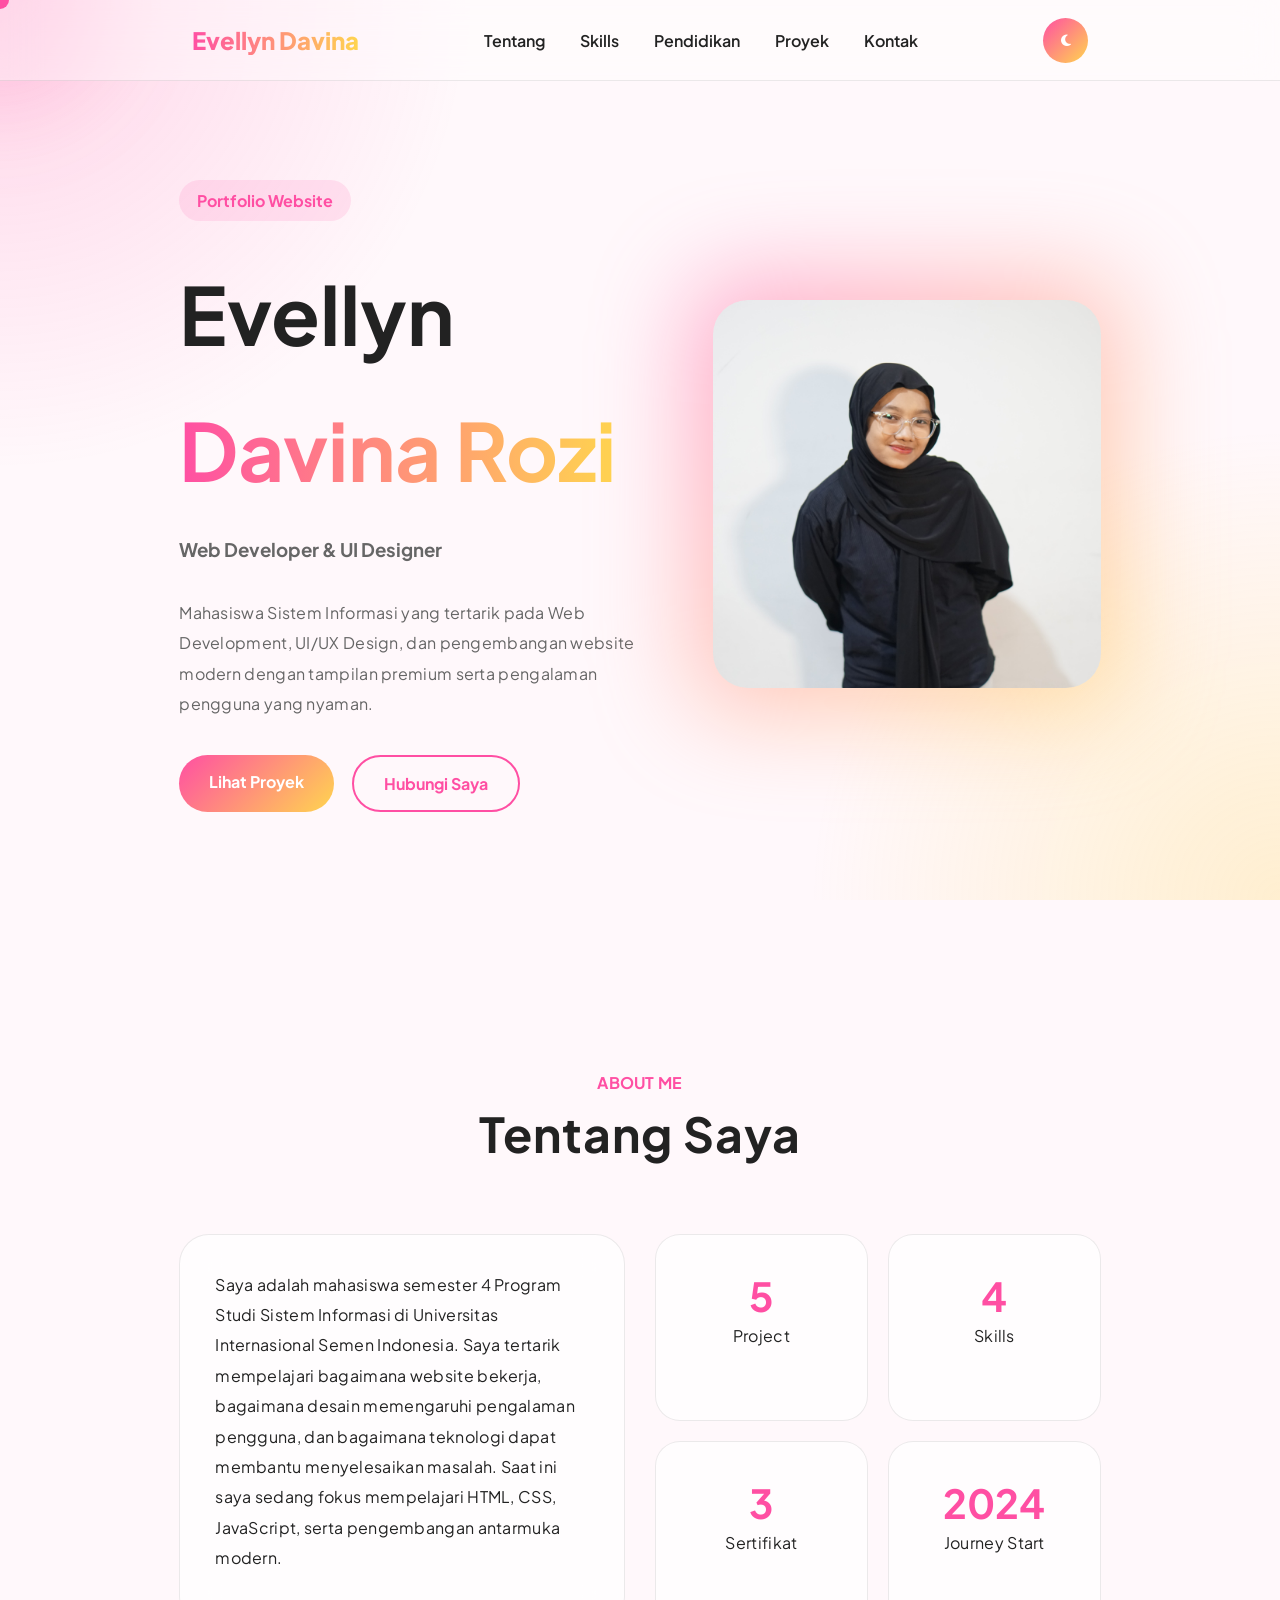
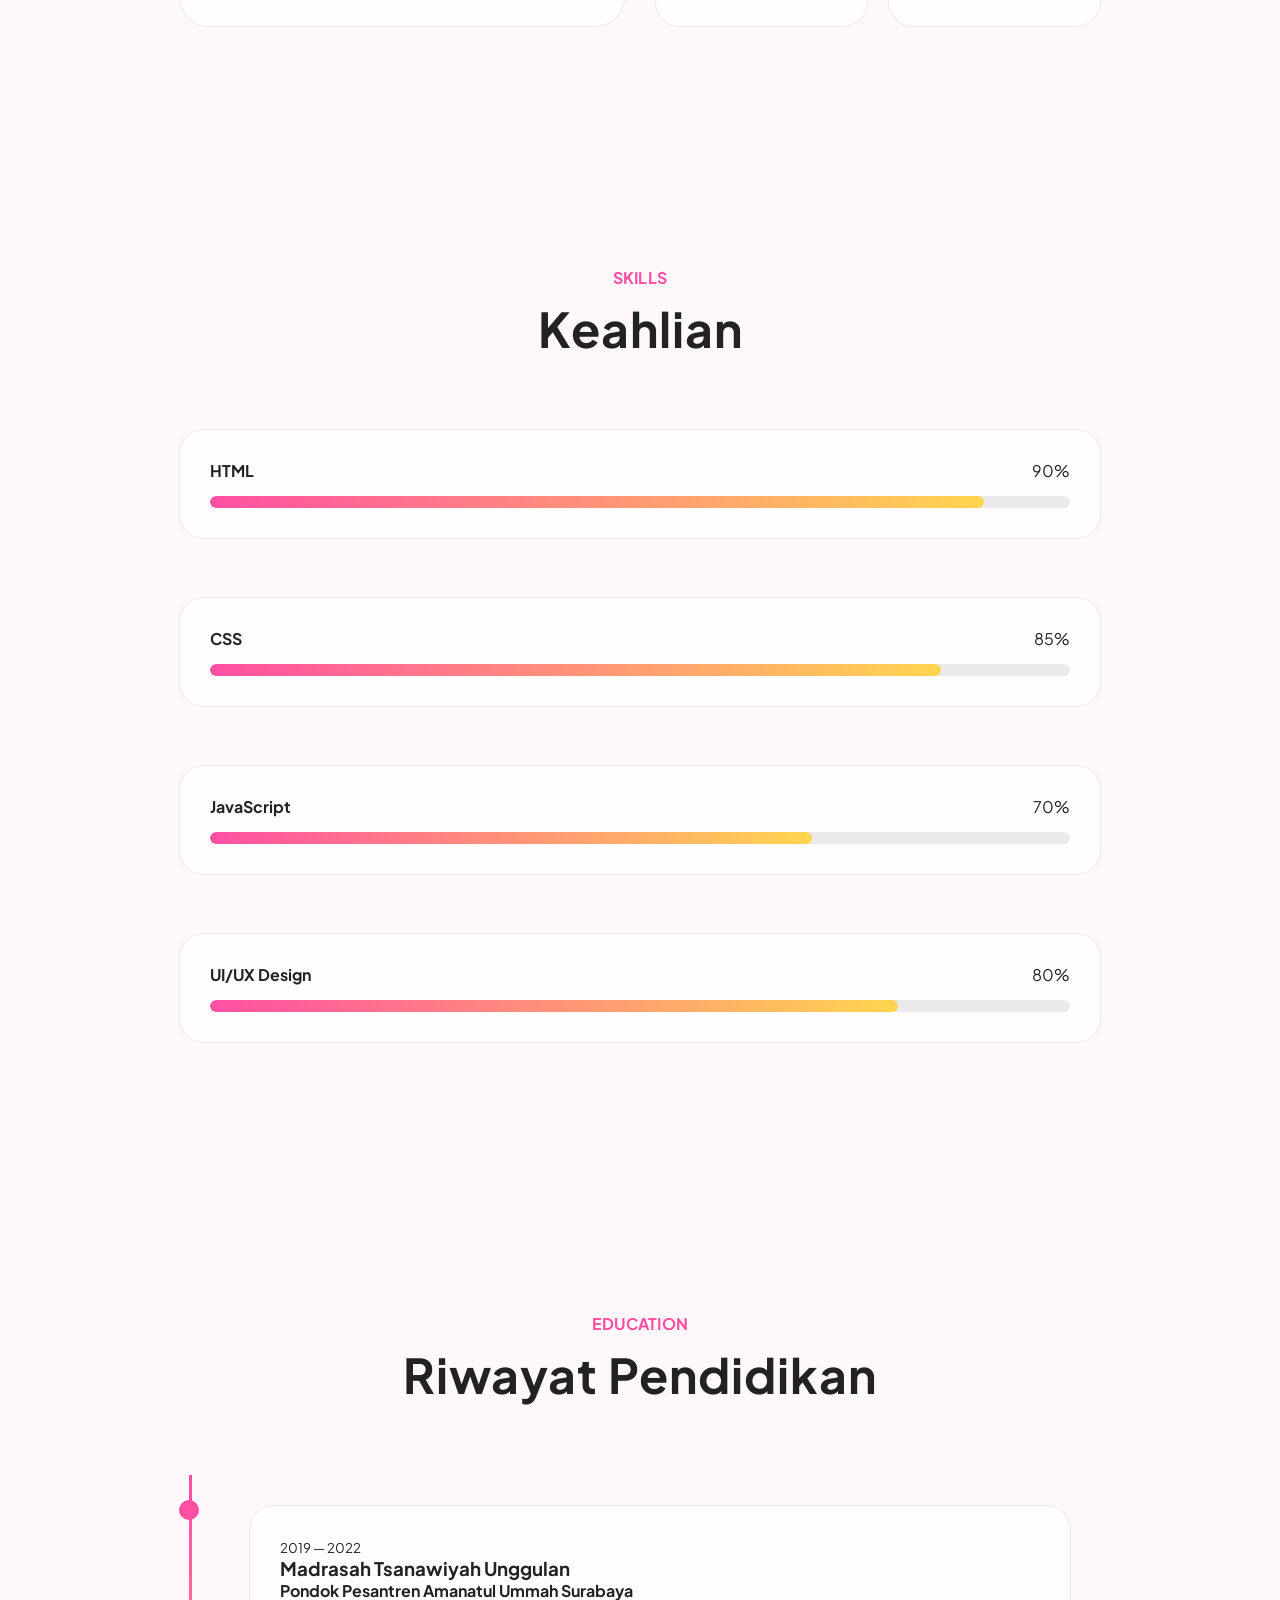
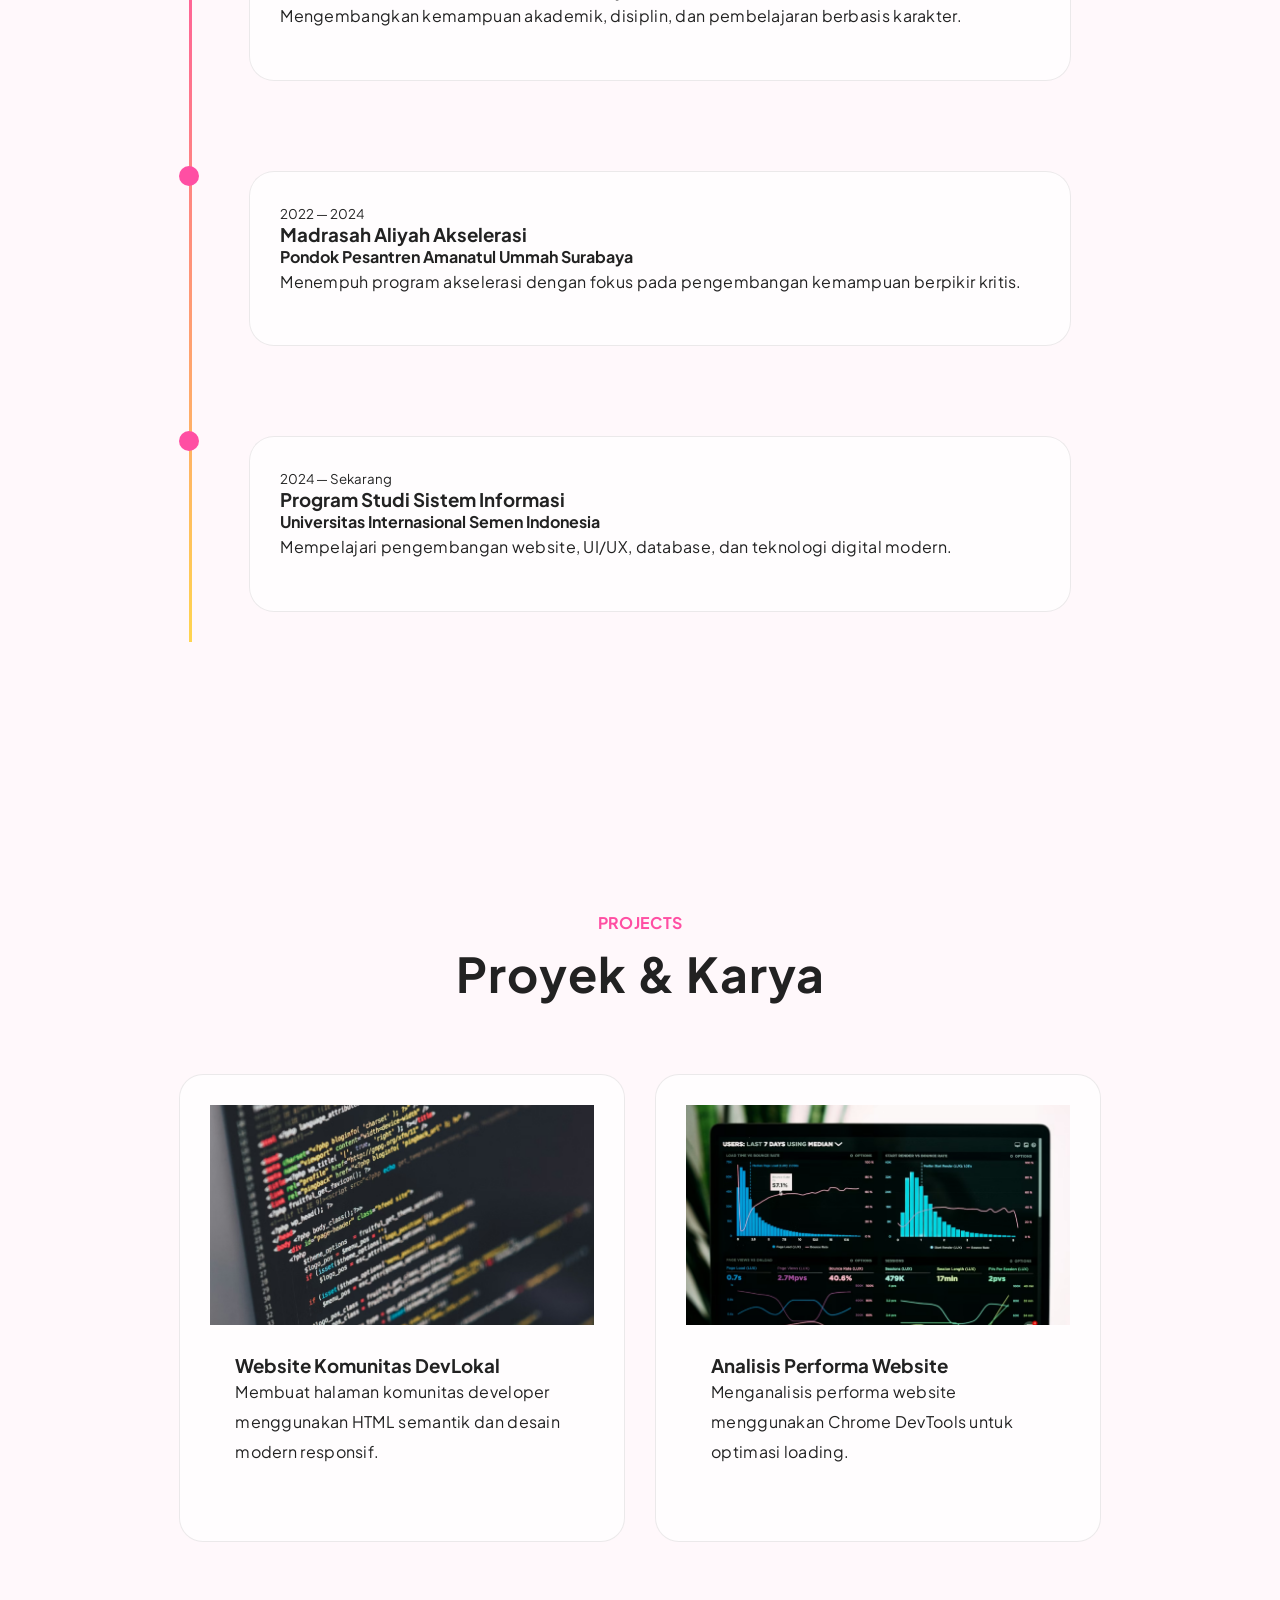
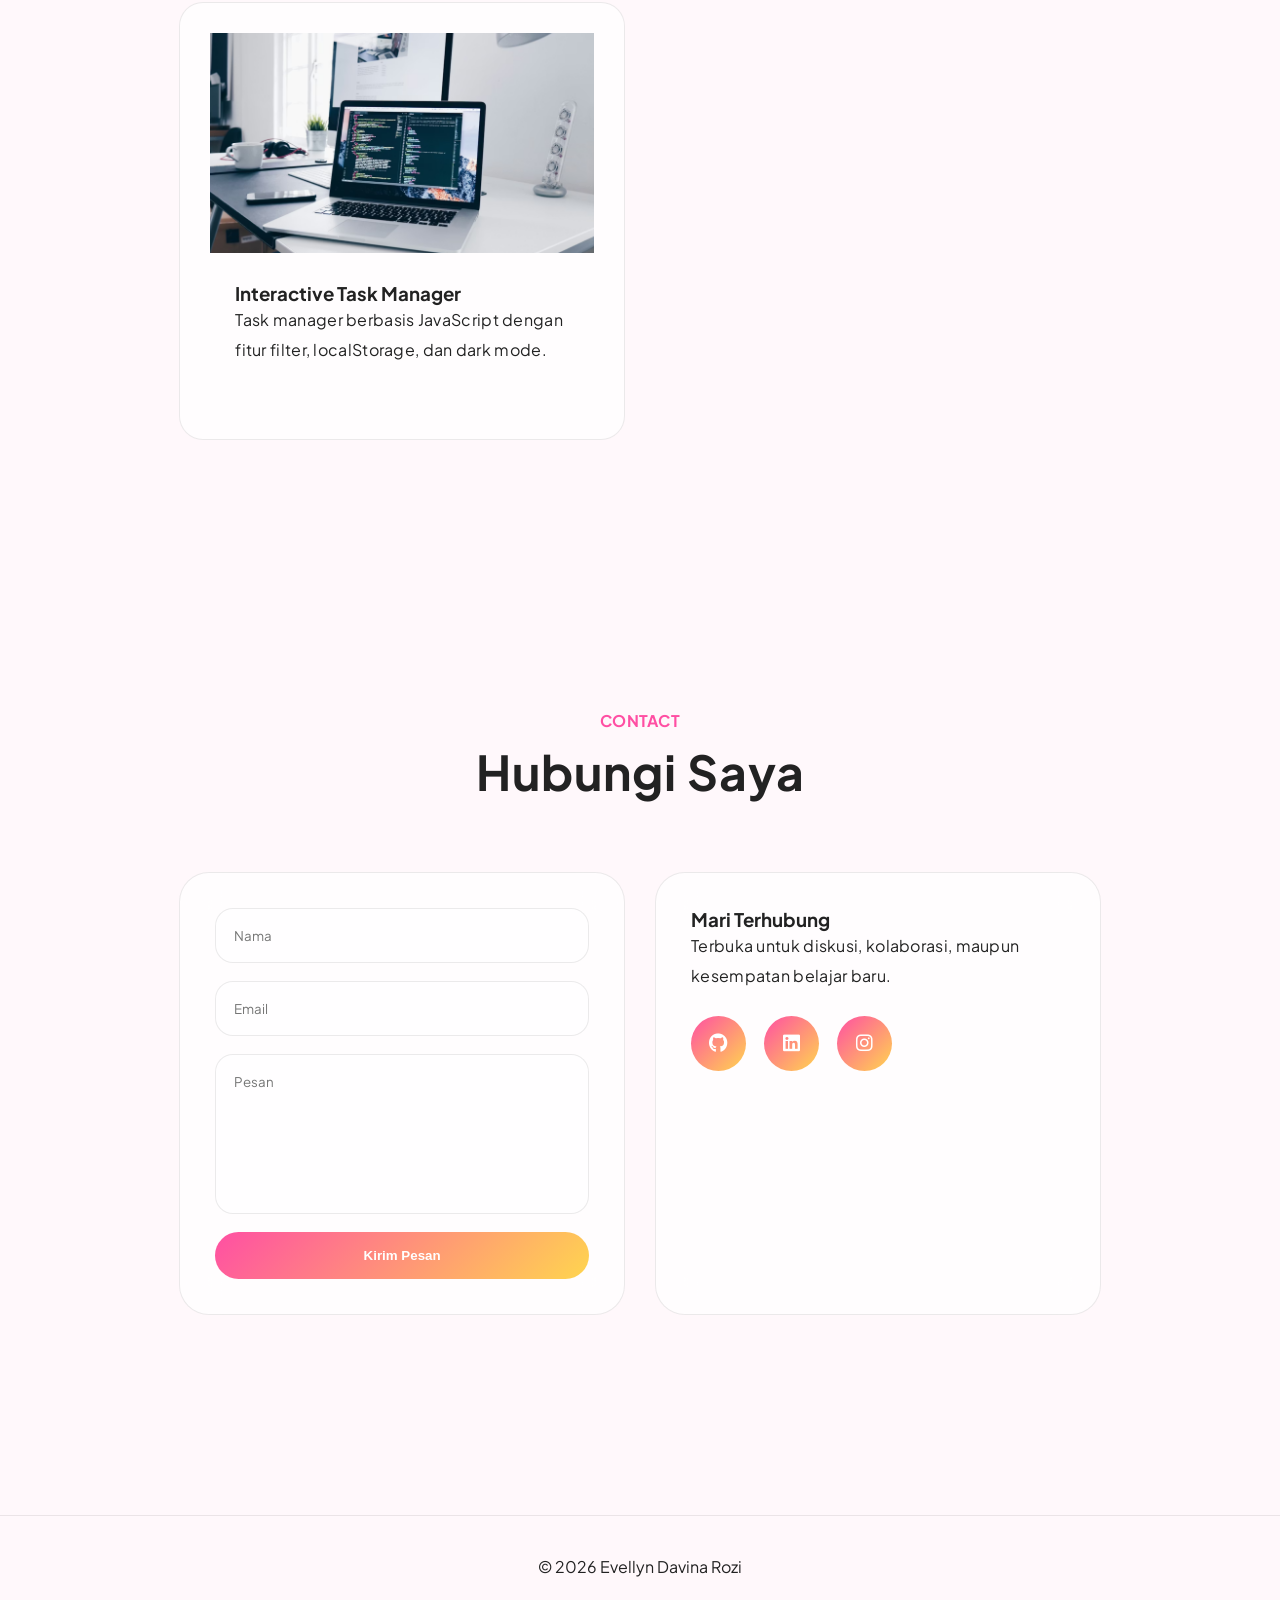
<file: index.html>
<!-- =========================
FILE: index.html
========================= -->

<!DOCTYPE html>
<html lang="id">
<head>
  <meta charset="UTF-8" />
  <meta name="viewport" content="width=device-width, initial-scale=1.0"/>

  <title>Evellyn Davina Rozi</title>

  <!-- FONT -->
  <link rel="preconnect" href="https://fonts.googleapis.com">
  <link rel="preconnect" href="https://fonts.gstatic.com" crossorigin>

  <link href="https://fonts.googleapis.com/css2?family=Plus+Jakarta+Sans:wght@300;400;500;600;700;800&display=swap" rel="stylesheet">

  <!-- ICON -->
  <link
    rel="stylesheet"
    href="https://cdnjs.cloudflare.com/ajax/libs/font-awesome/6.5.1/css/all.min.css"
  />

  <link rel="stylesheet" href="UTSfinal.css">
</head>

<body>

  <!-- CURSOR -->
  <div class="cursor"></div>
  <div class="cursor-blur"></div>

  <!-- BACKGROUND -->
  <div class="bg-gradient"></div>

  <!-- NAVBAR -->
  <header id="navbar">

    <nav class="container">

      <div class="logo">
        Evellyn Davina 
      </div>

      <ul class="nav-links">

        <li><a href="#about">Tentang</a></li>
        <li><a href="#skills">Skills</a></li>
        <li><a href="#education">Pendidikan</a></li>
        <li><a href="#projects">Proyek</a></li>
        <li><a href="#contact">Kontak</a></li>

      </ul>

      <div class="nav-actions">

        <button id="theme-toggle">
          <i class="fa-solid fa-moon"></i>
        </button>

        <button id="menu-btn">
          <i class="fa-solid fa-bars"></i>
        </button>

      </div>

    </nav>

  </header>

  <!-- MOBILE MENU -->
  <div class="mobile-menu" id="mobile-menu">

    <a href="#about">Tentang</a>
    <a href="#skills">Skills</a>
    <a href="#education">Pendidikan</a>
    <a href="#projects">Proyek</a>
    <a href="#contact">Kontak</a>

  </div>

  <!-- HERO -->
  <section class="hero">

    <div class="container hero-grid">

      <div class="hero-text reveal">

        <span class="tag">
        Portfolio Website
        </span>

        <h1>
          Evellyn <br>
          <span>Davina Rozi</span>
        </h1>

        <h3 class="typing"></h3>

        <p>
          Mahasiswa Sistem Informasi yang tertarik pada
          Web Development, UI/UX Design,
          dan pengembangan website modern
          dengan tampilan premium serta pengalaman pengguna yang nyaman.
        </p>

        <div class="hero-buttons">

          <a href="#projects" class="btn primary">
            Lihat Proyek
          </a>

          <a href="#contact" class="btn secondary">
            Hubungi Saya
          </a>

        </div>

      </div>

      <div class="hero-image reveal">

        <div class="image-wrapper">

          <img
            src="assets/photos/foto-saya.jpg"
            alt="Profile"
          />

        </div>

      </div>

    </div>

  </section>

  <!-- ABOUT -->
  <section id="about">

    <div class="container">

      <div class="section-title reveal">

        <span>ABOUT ME</span>
        <h2>Tentang Saya</h2>

      </div>

      <div class="about-grid">

        <div class="glass-card reveal">

          <p>
            Saya adalah mahasiswa semester 4 Program Studi Sistem Informasi di Universitas Internasional Semen Indonesia.

            Saya tertarik mempelajari bagaimana website bekerja, bagaimana desain memengaruhi pengalaman pengguna, dan bagaimana teknologi dapat membantu menyelesaikan masalah.

            Saat ini saya sedang fokus mempelajari HTML, CSS, JavaScript, serta pengembangan antarmuka modern.
          </p>

        </div>

        <div class="stats-grid reveal">

          <div class="stat-card">
            <h3 class="counter" data-target="5">0</h3>
            <p>Project</p>
          </div>

          <div class="stat-card">
            <h3 class="counter" data-target="4">0</h3>
            <p>Skills</p>
          </div>

          <div class="stat-card">
            <h3 class="counter" data-target="3">0</h3>
            <p>Sertifikat</p>
          </div>

          <div class="stat-card">
            <h3 class="counter" data-target="2024">0</h3>
            <p>Journey Start</p>
          </div>

        </div>

      </div>

    </div>

  </section>

  <!-- SKILLS -->
  <section id="skills">

    <div class="container">

      <div class="section-title reveal">

        <span>SKILLS</span>
        <h2>Keahlian</h2>

      </div>

      <div class="skills-grid">

        <div class="skill-card reveal">

          <div class="skill-top">
            <h4>HTML</h4>
            <span>90%</span>
          </div>

          <div class="progress">
            <div class="progress-bar html"></div>
          </div>

        </div>

        <div class="skill-card reveal">

          <div class="skill-top">
            <h4>CSS</h4>
            <span>85%</span>
          </div>

          <div class="progress">
            <div class="progress-bar css"></div>
          </div>

        </div>

        <div class="skill-card reveal">

          <div class="skill-top">
            <h4>JavaScript</h4>
            <span>70%</span>
          </div>

          <div class="progress">
            <div class="progress-bar js"></div>
          </div>

        </div>

        <div class="skill-card reveal">

          <div class="skill-top">
            <h4>UI/UX Design</h4>
            <span>80%</span>
          </div>

          <div class="progress">
            <div class="progress-bar ui"></div>
          </div>

        </div>

      </div>

    </div>

  </section>

  <!-- EDUCATION -->
  <section id="education">

    <div class="container">

      <div class="section-title reveal">

        <span>EDUCATION</span>
        <h2>Riwayat Pendidikan</h2>

      </div>

      <div class="timeline">

        <div class="timeline-item reveal">

          <div class="timeline-dot"></div>

          <div class="timeline-card">

            <small>2019 — 2022</small>

            <h3>
              Madrasah Tsanawiyah Unggulan
            </h3>

            <h4>
              Pondok Pesantren Amanatul Ummah Surabaya
            </h4>

            <p>
              Mengembangkan kemampuan akademik, disiplin, dan pembelajaran berbasis karakter.
            </p>

          </div>

        </div>

        <div class="timeline-item reveal">

          <div class="timeline-dot"></div>

          <div class="timeline-card">

            <small>2022 — 2024</small>

            <h3>
              Madrasah Aliyah Akselerasi
            </h3>

            <h4>
              Pondok Pesantren Amanatul Ummah Surabaya
            </h4>

            <p>
              Menempuh program akselerasi dengan fokus pada pengembangan kemampuan berpikir kritis.
            </p>

          </div>

        </div>

        <div class="timeline-item reveal">

          <div class="timeline-dot"></div>

          <div class="timeline-card">

            <small>2024 — Sekarang</small>

            <h3>
              Program Studi Sistem Informasi
            </h3>

            <h4>
              Universitas Internasional Semen Indonesia
            </h4>

            <p>
              Mempelajari pengembangan website, UI/UX, database, dan teknologi digital modern.
            </p>

          </div>

        </div>

      </div>

    </div>

  </section>

  <!-- PROJECT -->
  <section id="projects">

    <div class="container">

      <div class="section-title reveal">

        <span>PROJECTS</span>
        <h2>Proyek & Karya</h2>

      </div>

      <div class="project-grid">

        <div class="project-card reveal">

          <img
            src="assets/photos/project-satu.png"
            alt=""
            loading="lazy"
          />

          <div class="project-content">

            <h3>
              Website Komunitas DevLokal
            </h3>

            <p>
              Membuat halaman komunitas developer menggunakan HTML semantik dan desain modern responsif.
            </p>

          </div>

        </div>

        <div class="project-card reveal">

          <img
            src="assets/photos/project-dua.png"
            alt=""
            loading="lazy"
          />

          <div class="project-content">

            <h3>
              Analisis Performa Website
            </h3>

            <p>
              Menganalisis performa website menggunakan Chrome DevTools untuk optimasi loading.
            </p>

          </div>

        </div>

        <div class="project-card reveal">

          <img
            src="assets/photos/project-tiga.png"
            alt=""
            loading="lazy"
          />

          <div class="project-content">

            <h3>
              Interactive Task Manager
            </h3>

            <p>
              Task manager berbasis JavaScript dengan fitur filter, localStorage, dan dark mode.
            </p>

          </div>

        </div>

      </div>

    </div>

  </section>

  <!-- CONTACT -->
  <section id="contact">

    <div class="container">

      <div class="section-title reveal">

        <span>CONTACT</span>
        <h2>Hubungi Saya</h2>

      </div>

      <div class="contact-grid">

        <form class="glass-card reveal">

          <input type="text" placeholder="Nama" required>
          <input type="email" placeholder="Email" required>

          <textarea placeholder="Pesan"></textarea>

          <button class="btn primary">
            Kirim Pesan
          </button>

        </form>

        <div class="glass-card reveal">

          <h3>
            Mari Terhubung
          </h3>

          <p>
            Terbuka untuk diskusi, kolaborasi, maupun kesempatan belajar baru.
          </p>

          <div class="social-links">

            <a href="https://github.com/EvellynDavina-025" target="_blank">
              <i class="fa-brands fa-github"></i>
            </a>

            <a href="https://linkedin.com/in/evellyndavina" target="_blank">
              <i class="fa-brands fa-linkedin"></i>
            </a>

            <a href="https://instagram.com/zvellynt" target="_blank">
              <i class="fa-brands fa-instagram"></i>
            </a>

          </div>

        </div>

      </div>

    </div>

  </section>

  <!-- FOOTER -->
  <footer>

    © 2026 Evellyn Davina Rozi

  </footer>

  <script src="UTSfinal.js"></script>

</body>
</html>
</file>
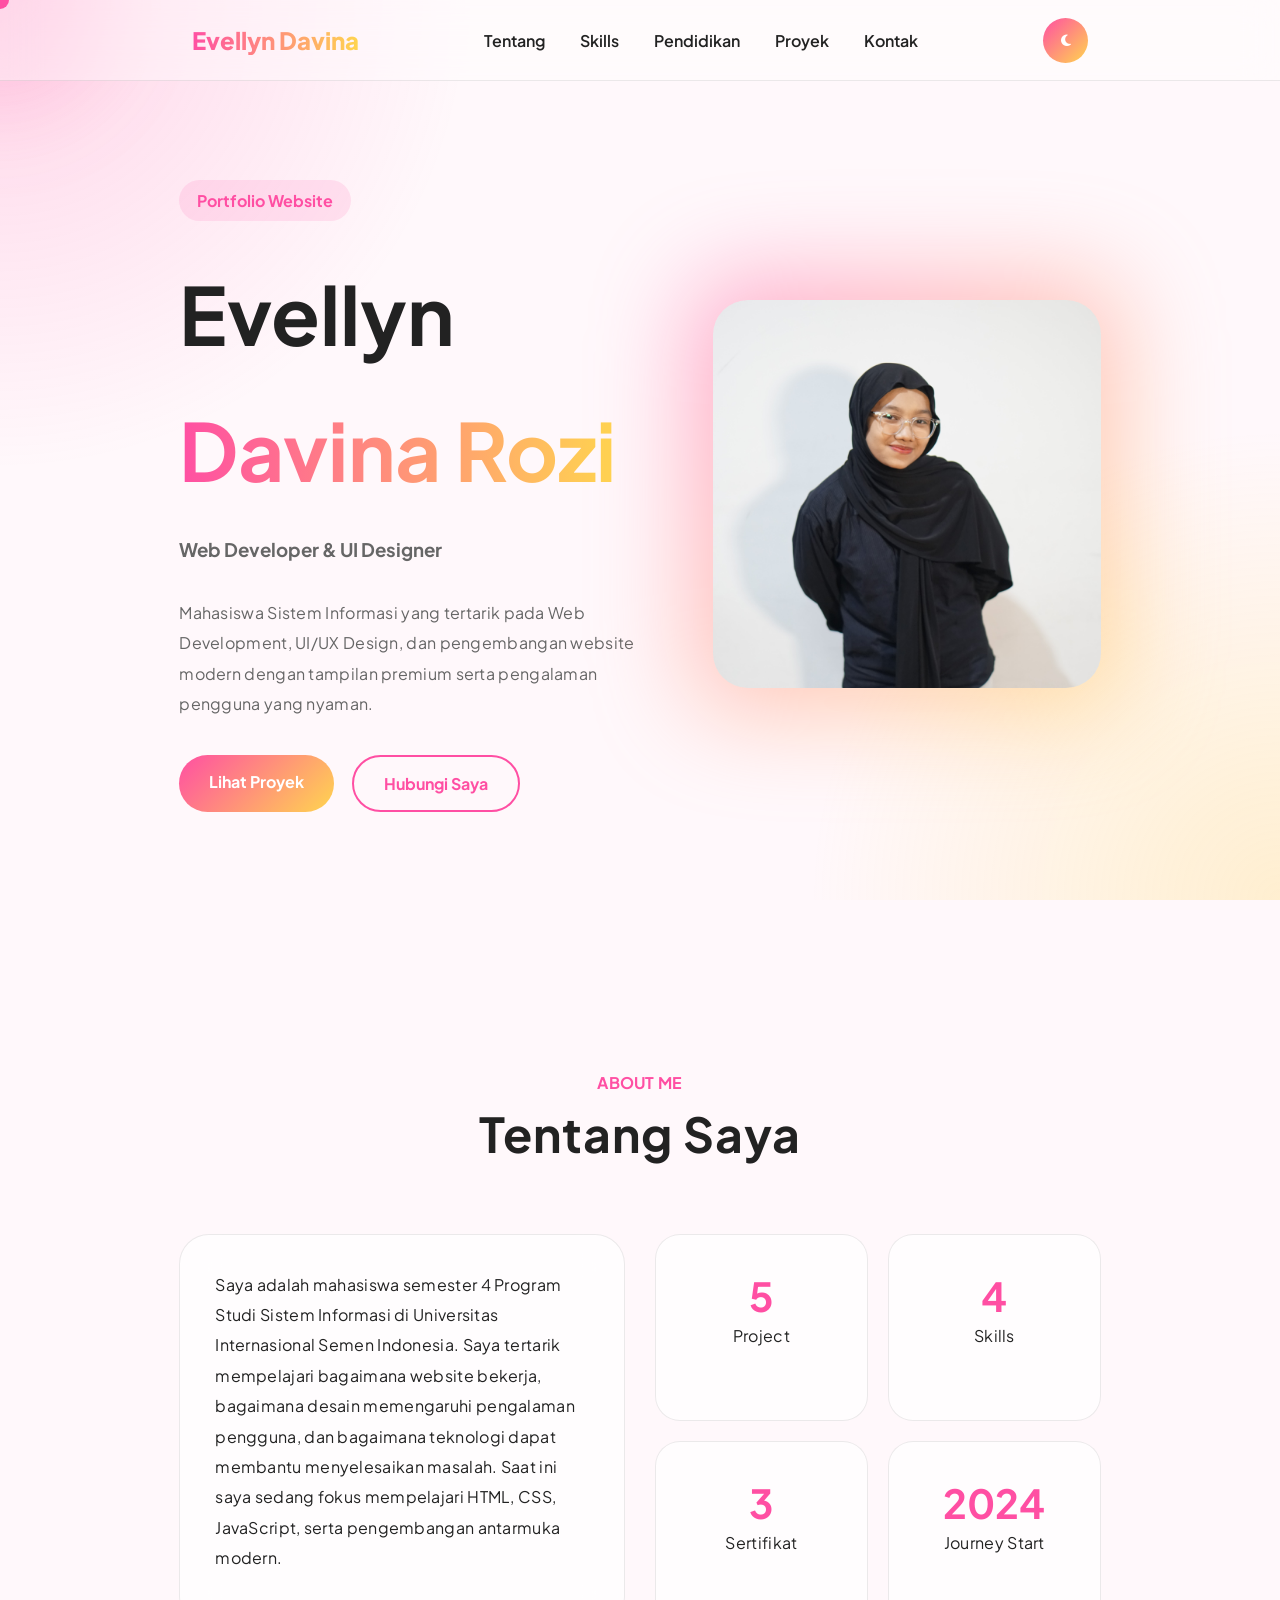
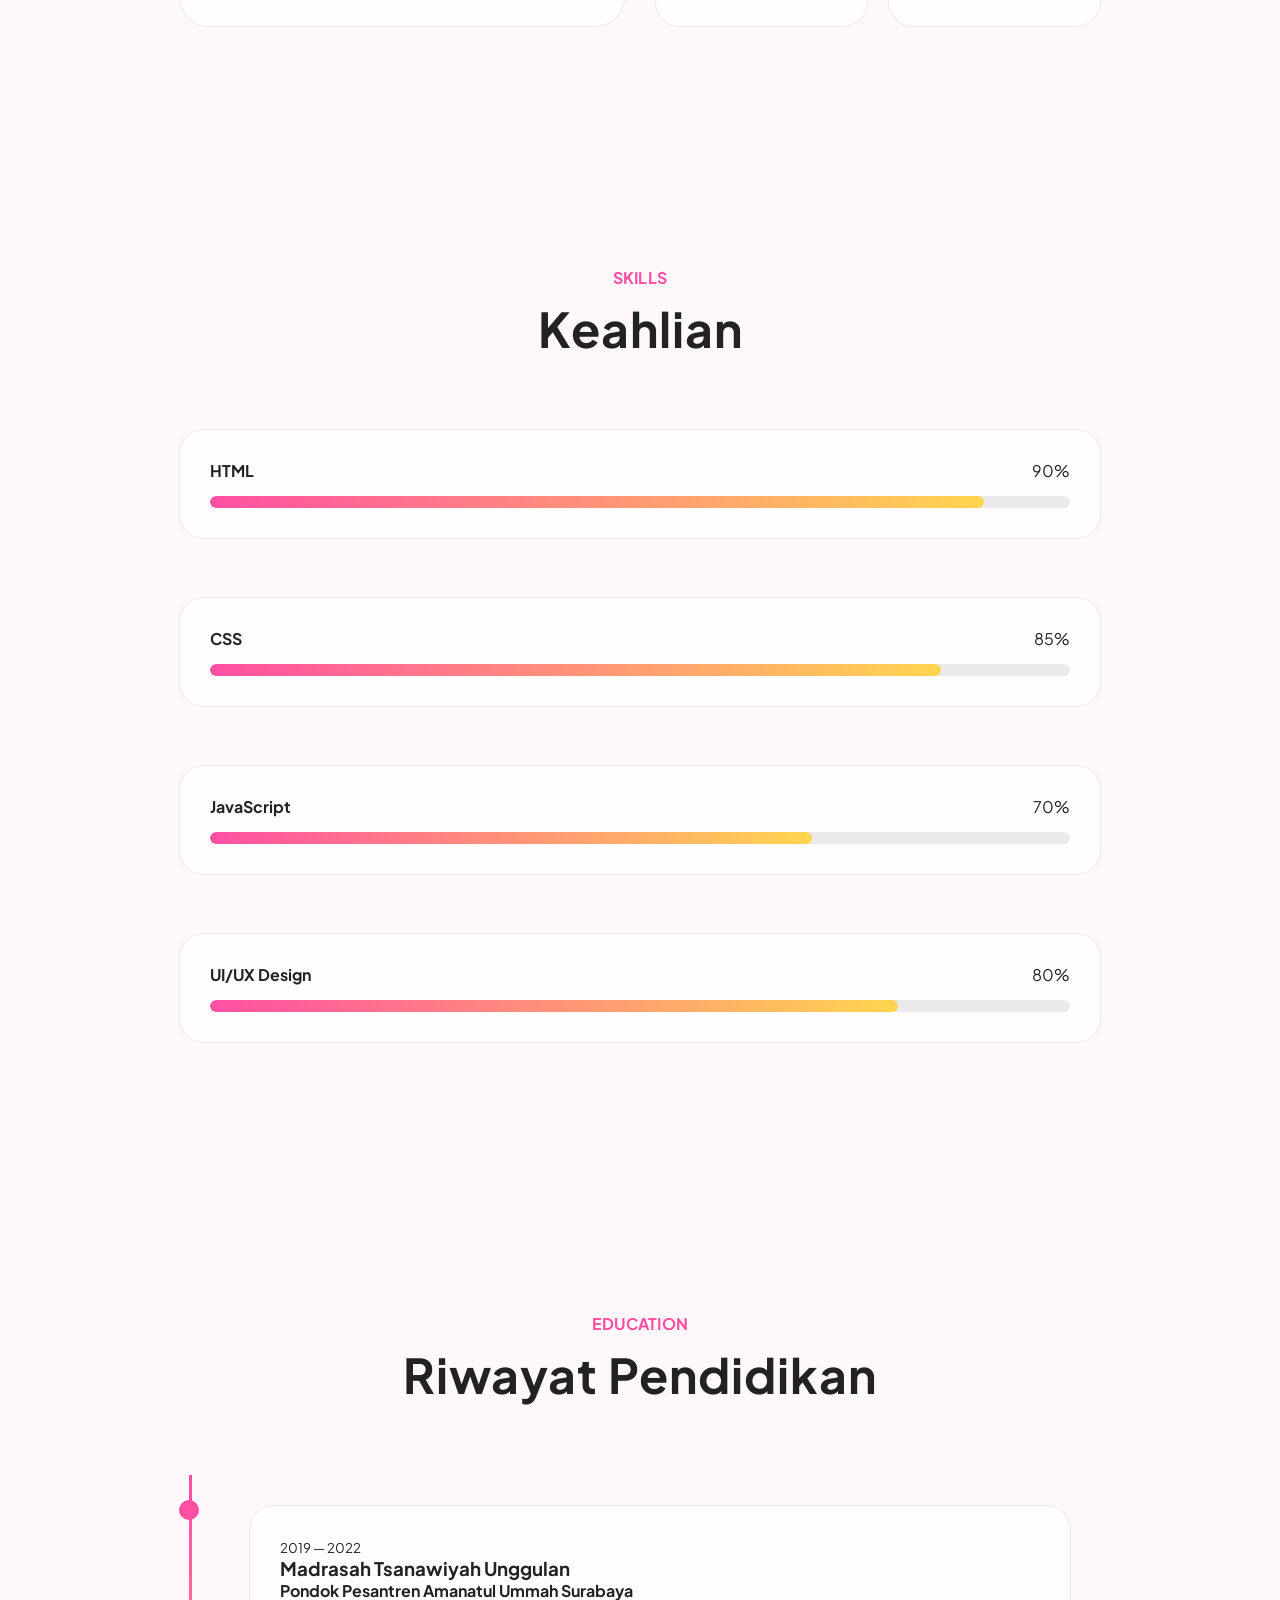
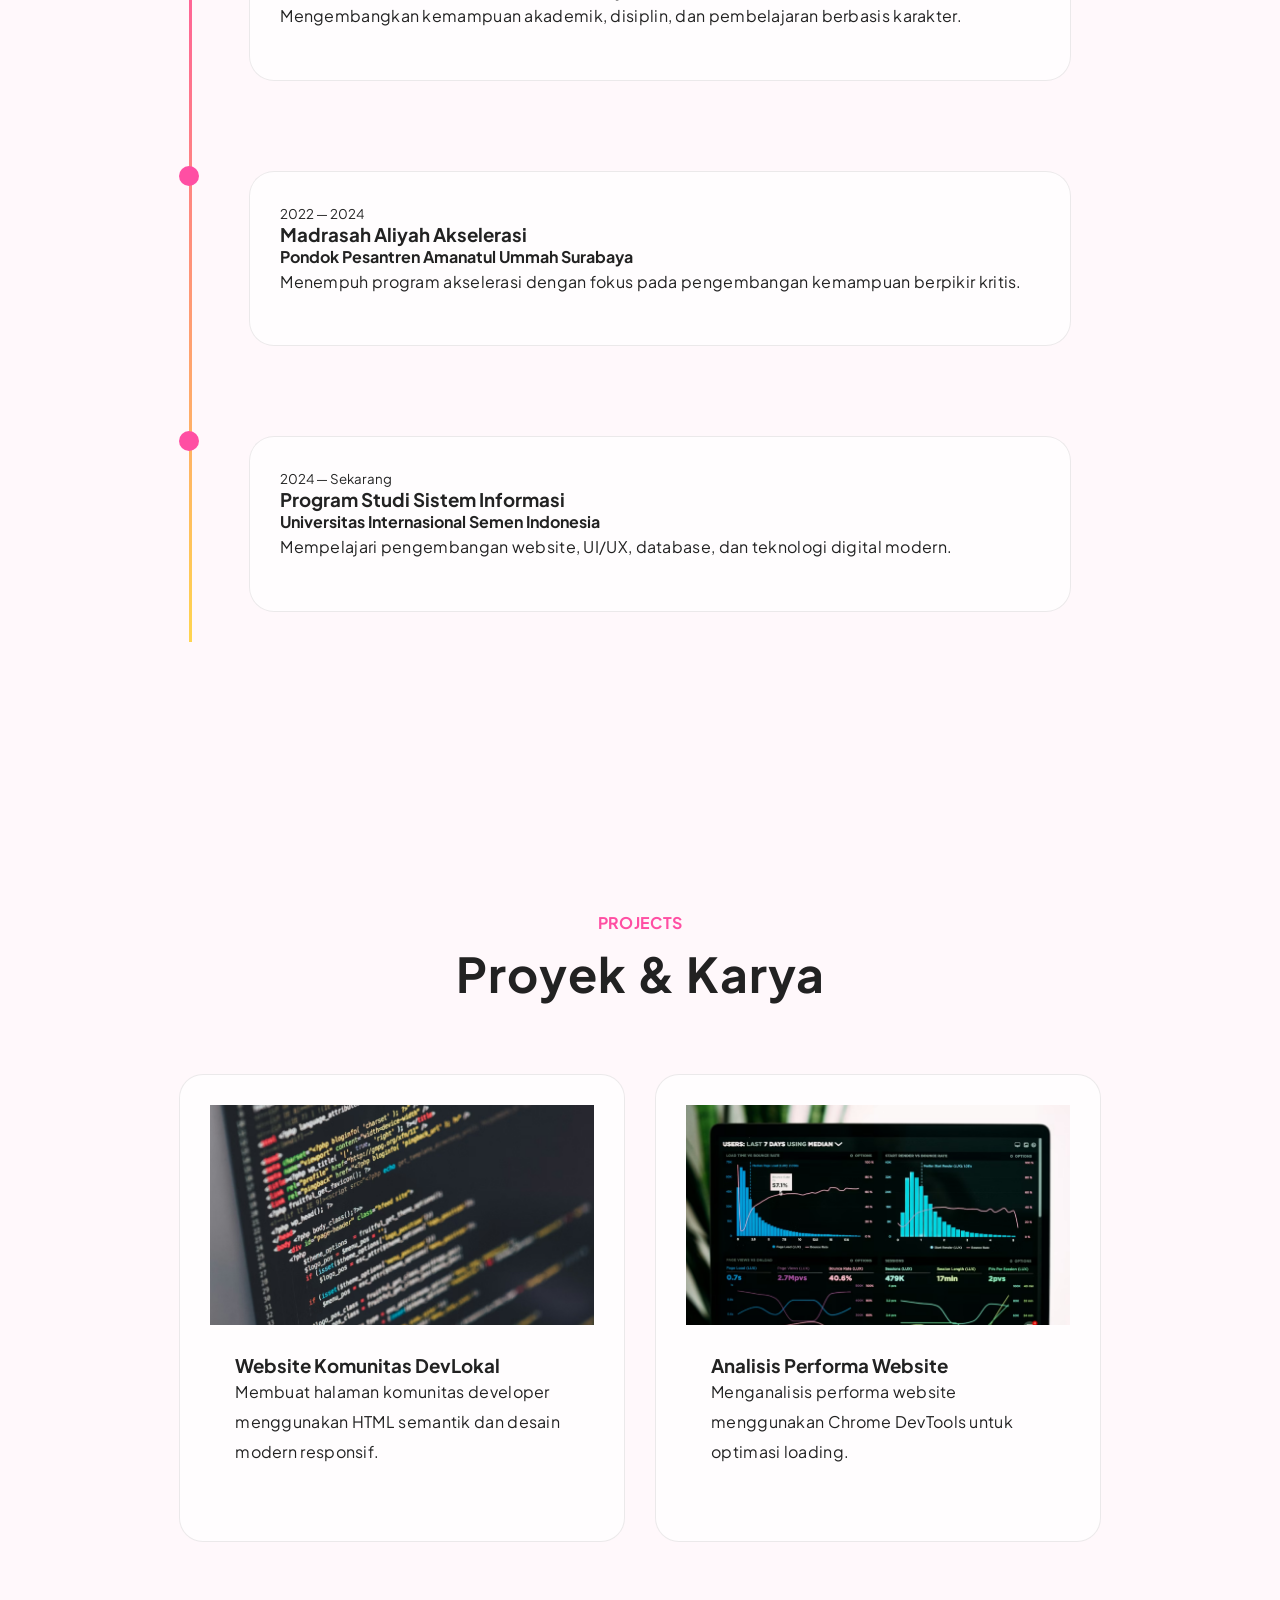
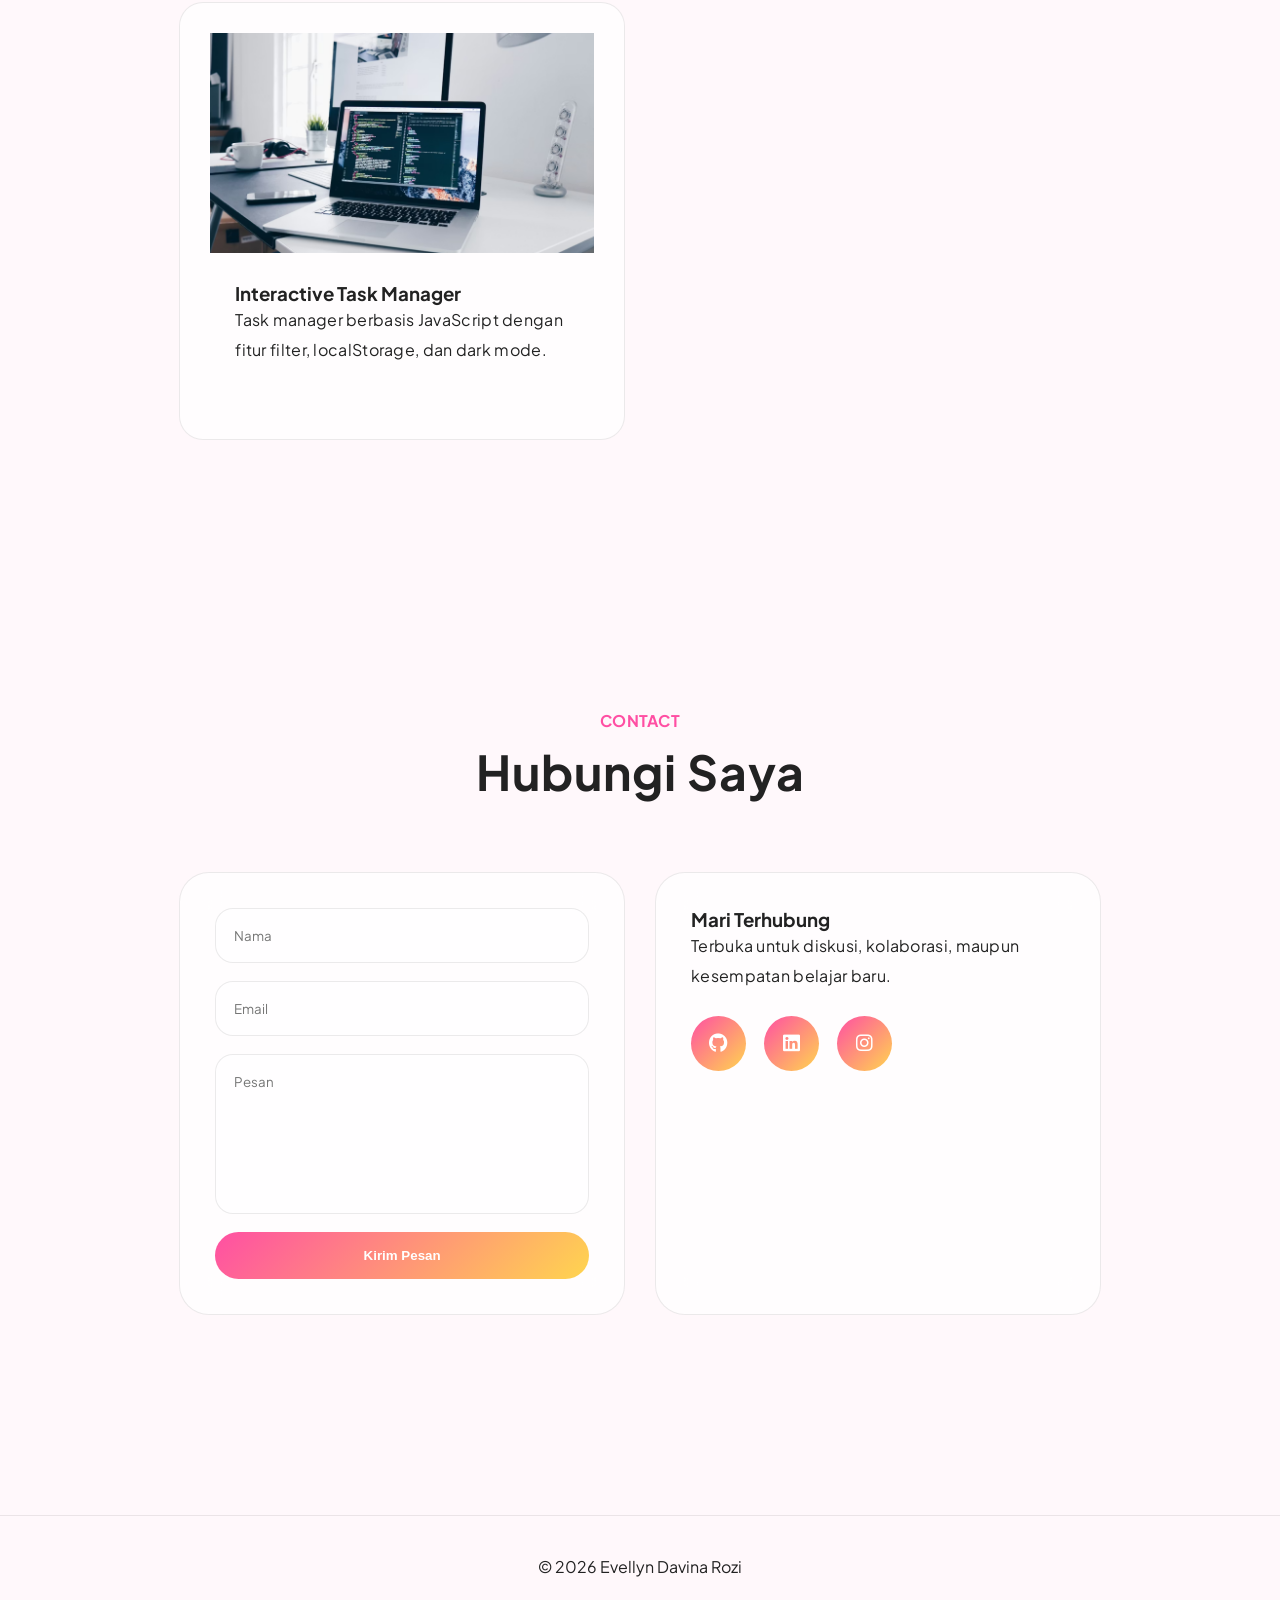
<file: UTSfinal.html>
<!-- =========================
FILE: index.html
========================= -->

<!DOCTYPE html>
<html lang="id">
<head>
  <meta charset="UTF-8" />
  <meta name="viewport" content="width=device-width, initial-scale=1.0"/>

  <title>Evellyn Davina Rozi | Portofolio</title>

  <!-- FONT -->
  <link rel="preconnect" href="https://fonts.googleapis.com">
  <link rel="preconnect" href="https://fonts.gstatic.com" crossorigin>

  <link href="https://fonts.googleapis.com/css2?family=Plus+Jakarta+Sans:wght@300;400;500;600;700;800&display=swap" rel="stylesheet">

  <!-- ICON -->
  <link
    rel="stylesheet"
    href="https://cdnjs.cloudflare.com/ajax/libs/font-awesome/6.5.1/css/all.min.css"
  />

  <link rel="stylesheet" href="UTSfinal.css">
</head>

<body>

  <!-- CURSOR -->
  <div class="cursor"></div>
  <div class="cursor-blur"></div>

  <!-- BACKGROUND -->
  <div class="bg-gradient"></div>

  <!-- NAVBAR -->
  <header id="navbar">

    <nav class="container">

      <div class="logo">
        Evellyn Davina 
      </div>

      <ul class="nav-links">

        <li><a href="#about">Tentang</a></li>
        <li><a href="#skills">Skills</a></li>
        <li><a href="#education">Pendidikan</a></li>
        <li><a href="#projects">Proyek</a></li>
        <li><a href="#contact">Kontak</a></li>

      </ul>

      <div class="nav-actions">

        <button id="theme-toggle">
          <i class="fa-solid fa-moon"></i>
        </button>

        <button id="menu-btn">
          <i class="fa-solid fa-bars"></i>
        </button>

      </div>

    </nav>

  </header>

  <!-- MOBILE MENU -->
  <div class="mobile-menu" id="mobile-menu">

    <a href="#about">Tentang</a>
    <a href="#skills">Skills</a>
    <a href="#education">Pendidikan</a>
    <a href="#projects">Proyek</a>
    <a href="#contact">Kontak</a>

  </div>

  <!-- HERO -->
  <section class="hero">

    <div class="container hero-grid">

      <div class="hero-text reveal">

        <span class="tag">
        Portfolio Website
        </span>

        <h1>
          Evellyn <br>
          <span>Davina Rozi</span>
        </h1>

        <h3 class="typing"></h3>

        <p>
          Mahasiswa Sistem Informasi yang tertarik pada
          Web Development, UI/UX Design,
          dan pengembangan website modern
          dengan tampilan premium serta pengalaman pengguna yang nyaman.
        </p>

        <div class="hero-buttons">

          <a href="#projects" class="btn primary">
            Lihat Proyek
          </a>

          <a href="#contact" class="btn secondary">
            Hubungi Saya
          </a>

        </div>

      </div>

      <div class="hero-image reveal">

        <div class="image-wrapper">

          <img
            src="assets/images/foto-saya.JPG"
            alt="Profile"
          />

        </div>

      </div>

    </div>

  </section>

  <!-- ABOUT -->
  <section id="about">

    <div class="container">

      <div class="section-title reveal">

        <span>ABOUT ME</span>
        <h2>Tentang Saya</h2>

      </div>

      <div class="about-grid">

        <div class="glass-card reveal">

          <p>
            Saya adalah mahasiswa semester 4 Program Studi Sistem Informasi di Universitas Internasional Semen Indonesia.

            Saya tertarik mempelajari bagaimana website bekerja, bagaimana desain memengaruhi pengalaman pengguna, dan bagaimana teknologi dapat membantu menyelesaikan masalah.

            Saat ini saya sedang fokus mempelajari HTML, CSS, JavaScript, serta pengembangan antarmuka modern.
          </p>

        </div>

        <div class="stats-grid reveal">

          <div class="stat-card">
            <h3 class="counter" data-target="5">0</h3>
            <p>Project</p>
          </div>

          <div class="stat-card">
            <h3 class="counter" data-target="4">0</h3>
            <p>Skills</p>
          </div>

          <div class="stat-card">
            <h3 class="counter" data-target="3">0</h3>
            <p>Sertifikat</p>
          </div>

          <div class="stat-card">
            <h3 class="counter" data-target="2024">0</h3>
            <p>Journey Start</p>
          </div>

        </div>

      </div>

    </div>

  </section>

  <!-- SKILLS -->
  <section id="skills">

    <div class="container">

      <div class="section-title reveal">

        <span>SKILLS</span>
        <h2>Keahlian</h2>

      </div>

      <div class="skills-grid">

        <div class="skill-card reveal">

          <div class="skill-top">
            <h4>HTML</h4>
            <span>90%</span>
          </div>

          <div class="progress">
            <div class="progress-bar html"></div>
          </div>

        </div>

        <div class="skill-card reveal">

          <div class="skill-top">
            <h4>CSS</h4>
            <span>85%</span>
          </div>

          <div class="progress">
            <div class="progress-bar css"></div>
          </div>

        </div>

        <div class="skill-card reveal">

          <div class="skill-top">
            <h4>JavaScript</h4>
            <span>70%</span>
          </div>

          <div class="progress">
            <div class="progress-bar js"></div>
          </div>

        </div>

        <div class="skill-card reveal">

          <div class="skill-top">
            <h4>UI/UX Design</h4>
            <span>80%</span>
          </div>

          <div class="progress">
            <div class="progress-bar ui"></div>
          </div>

        </div>

      </div>

    </div>

  </section>

  <!-- EDUCATION -->
  <section id="education">

    <div class="container">

      <div class="section-title reveal">

        <span>EDUCATION</span>
        <h2>Riwayat Pendidikan</h2>

      </div>

      <div class="timeline">

        <div class="timeline-item reveal">

          <div class="timeline-dot"></div>

          <div class="timeline-card">

            <small>2019 — 2022</small>

            <h3>
              Madrasah Tsanawiyah Unggulan
            </h3>

            <h4>
              Pondok Pesantren Amanatul Ummah Surabaya
            </h4>

            <p>
              Mengembangkan kemampuan akademik, disiplin, dan pembelajaran berbasis karakter.
            </p>

          </div>

        </div>

        <div class="timeline-item reveal">

          <div class="timeline-dot"></div>

          <div class="timeline-card">

            <small>2022 — 2024</small>

            <h3>
              Madrasah Aliyah Akselerasi
            </h3>

            <h4>
              Pondok Pesantren Amanatul Ummah Surabaya
            </h4>

            <p>
              Menempuh program akselerasi dengan fokus pada pengembangan kemampuan berpikir kritis.
            </p>

          </div>

        </div>

        <div class="timeline-item reveal">

          <div class="timeline-dot"></div>

          <div class="timeline-card">

            <small>2024 — Sekarang</small>

            <h3>
              Program Studi Sistem Informasi
            </h3>

            <h4>
              Universitas Internasional Semen Indonesia
            </h4>

            <p>
              Mempelajari pengembangan website, UI/UX, database, dan teknologi digital modern.
            </p>

          </div>

        </div>

      </div>

    </div>

  </section>

  <!-- PROJECT -->
  <section id="projects">

    <div class="container">

      <div class="section-title reveal">

        <span>PROJECTS</span>
        <h2>Proyek & Karya</h2>

      </div>

      <div class="project-grid">

        <div class="project-card reveal">

          <img
            src="assets/images/project-satu.png"
            alt=""
            loading="lazy"
          />

          <div class="project-content">

            <h3>
              Website Komunitas DevLokal
            </h3>

            <p>
              Membuat halaman komunitas developer menggunakan HTML semantik dan desain modern responsif.
            </p>

          </div>

        </div>

        <div class="project-card reveal">

          <img
            src="assets/images/project-dua.png"
            alt=""
            loading="lazy"
          />

          <div class="project-content">

            <h3>
              Analisis Performa Website
            </h3>

            <p>
              Menganalisis performa website menggunakan Chrome DevTools untuk optimasi loading.
            </p>

          </div>

        </div>

        <div class="project-card reveal">

          <img
            src="assets/images/project-tiga.png"
            alt=""
            loading="lazy"
          />

          <div class="project-content">

            <h3>
              Interactive Task Manager
            </h3>

            <p>
              Task manager berbasis JavaScript dengan fitur filter, localStorage, dan dark mode.
            </p>

          </div>

        </div>

      </div>

    </div>

  </section>

  <!-- CONTACT -->
  <section id="contact">

    <div class="container">

      <div class="section-title reveal">

        <span>CONTACT</span>
        <h2>Hubungi Saya</h2>

      </div>

      <div class="contact-grid">

        <form class="glass-card reveal">

          <input type="text" placeholder="Nama" required>
          <input type="email" placeholder="Email" required>

          <textarea placeholder="Pesan"></textarea>

          <button class="btn primary">
            Kirim Pesan
          </button>

        </form>

        <div class="glass-card reveal">

          <h3>
            Mari Terhubung
          </h3>

          <p>
            Terbuka untuk diskusi, kolaborasi, maupun kesempatan belajar baru.
          </p>

          <div class="social-links">

            <a href="https://github.com/EvellynDavina-025" target="_blank">
              <i class="fa-brands fa-github"></i>
            </a>

            <a href="https://linkedin.com/in/evellyndavina" target="_blank">
              <i class="fa-brands fa-linkedin"></i>
            </a>

            <a href="https://instagram.com/zvellynt" target="_blank">
              <i class="fa-brands fa-instagram"></i>
            </a>

          </div>

        </div>

      </div>

    </div>

  </section>

  <!-- FOOTER -->
  <footer>

    © 2026 Evellyn Davina Rozi

  </footer>

  <script src="UTSfinal.js"></script>

</body>
</html>
</file>
<file: UTSfinal.css>
/* =========================
FILE: style.css
========================= */

*{
  margin:0;
  padding:0;
  box-sizing:border-box;
  scroll-behavior:smooth;
}

:root{

  --bg:#fff8fb;
  --card:rgba(255,255,255,.7);

  --text:#222;
  --soft:#666;

  --primary:#ff4fa3;
  --secondary:#ffd54f;

  --border:rgba(0,0,0,.08);

}

body.dark{

  --bg:#0f1117;
  --card:rgba(22,24,32,.75);

  --text:#fff;
  --soft:#c9c9c9;

  --border:rgba(255,255,255,.08);

}

body{
  font-family:'Plus Jakarta Sans',sans-serif;
  background:var(--bg);
  color:var(--text);
  overflow-x:hidden;
  transition:.4s;
}

.container{
  width:min(1200px,90%);
  margin:auto;
}

section{
  padding:120px 0;
}

.bg-gradient{
  position:fixed;
  inset:0;
  z-index:-2;

  background:
  radial-gradient(circle at top left,
  rgba(255,79,163,.2),
  transparent 30%),

  radial-gradient(circle at bottom right,
  rgba(255,213,79,.25),
  transparent 30%);
}

/* CURSOR */

.cursor{
  width:18px;
  height:18px;

  border-radius:50%;

  background:var(--primary);

  position:fixed;
  top:0;
  left:0;

  pointer-events:none;
  z-index:9999;

  transform:translate(-50%,-50%);
}

.cursor-blur{
  width:250px;
  height:250px;

  border-radius:50%;

  background:
  radial-gradient(circle,
  rgba(255,79,163,.25),
  transparent);

  filter:blur(40px);

  position:fixed;
  top:0;
  left:0;

  pointer-events:none;
  z-index:-1;

  transform:translate(-50%,-50%);
}

/* NAVBAR */

header{
  position:fixed;
  top:0;
  width:100%;
  z-index:999;

  backdrop-filter:blur(18px);

  background:rgba(255,255,255,.4);

  border-bottom:1px solid var(--border);

  transition:.4s;
}

body.dark header{
  background:rgba(15,17,23,.65);
}

nav{
  height:80px;

  display:flex;
  justify-content:space-between;
  align-items:center;
}

.logo{
  font-size:1.5rem;
  font-weight:800;

  background:
  linear-gradient(90deg,
  var(--primary),
  var(--secondary));

  -webkit-background-clip:text;
  -webkit-text-fill-color:transparent;
}

.nav-links{
  display:flex;
  gap:35px;
  list-style:none;
}

.nav-links a{
  text-decoration:none;
  color:var(--text);
  font-weight:600;
}

.nav-actions{
  display:flex;
  gap:15px;
}

#theme-toggle,
#menu-btn{
  width:45px;
  height:45px;

  border:none;
  border-radius:50%;

  cursor:pointer;

  background:
  linear-gradient(135deg,
  var(--primary),
  var(--secondary));

  color:white;
}

#menu-btn{
  display:none;
}

.mobile-menu{
  display:none;
}

/* HERO */

.hero{
  min-height:100vh;

  display:flex;
  align-items:center;
}

.hero-grid{
  display:grid;
  grid-template-columns:1.1fr .9fr;
  gap:60px;
  align-items:center;
}

.tag{
  display:inline-block;

  padding:10px 18px;

  border-radius:999px;

  background:rgba(255,79,163,.12);

  color:var(--primary);

  font-weight:700;

  margin-bottom:25px;
}

.hero h1{
  font-size:5rem;
  line-height:1.7;
  margin-bottom:20px;
}

.hero h1 span{
  background:
  linear-gradient(90deg,
  var(--primary),
  var(--secondary));

  -webkit-background-clip:text;
  -webkit-text-fill-color:transparent;
}

.typing{
  min-height:40px;
  margin-bottom:20px;
  color:var(--soft);
}

.hero p{
  line-height:1.9;
  color:var(--soft);

  margin-bottom:35px;
}

.hero-buttons{
  display:flex;
  gap:18px;
  flex-wrap:wrap;
}

.btn{
  padding:16px 30px;

  border-radius:999px;

  text-decoration:none;

  font-weight:700;

  transition:.35s;

  border:none;

  cursor:pointer;
}

.primary{
  background:
  linear-gradient(135deg,
  var(--primary),
  var(--secondary));

  color:white;
}

.secondary{
  border:2px solid var(--primary);
  color:var(--primary);
}

.btn:hover{
  transform:translateY(-5px);
}

.image-wrapper{
  position:relative;
}

.image-wrapper::before{
  content:'';

  position:absolute;
  inset:-20px;

  border-radius:40px;

  background:
  linear-gradient(135deg,
  var(--primary),
  var(--secondary));

  filter:blur(50px);

  opacity:.5;

  z-index:-1;
}

.hero-image img{
  width:100%;
  max-width:420px;

  border-radius:35px;

  animation:float 5s ease-in-out infinite;
}

@keyframes float{

  0%,100%{
    transform:translateY(0);
  }

  50%{
    transform:translateY(-20px);
  }

}

/* SECTION */

.section-title{
  text-align:center;
  margin-bottom:70px;
}

.section-title span{
  color:var(--primary);
  font-weight:700;
  letter-spacing:0.3px;
}

.section-title h2{
  font-size:3rem;
  margin-top:10px;
}

/* GLASS */

.glass-card{
  background:var(--card);

  border:1px solid var(--border);

  backdrop-filter:blur(20px);

  border-radius:30px;

  padding:35px;
}

/* ABOUT */

.about-grid{
  display:grid;
  grid-template-columns:1fr 1fr;
  gap:30px;
}

.stats-grid{
  display:grid;
  grid-template-columns:repeat(2,1fr);
  gap:20px;
}

.stat-card{
  background:var(--card);

  border:1px solid var(--border);

  border-radius:25px;

  padding:35px;

  text-align:center;
}

.stat-card h3{
  font-size:2.5rem;
  color:var(--primary);
}

/* SKILLS */

.skills-grid{
  display:grid;
  gap:25px;
}

.skill-card{
  background:var(--card);

  border:1px solid var(--border);

  border-radius:25px;

  padding:25px;
}

.skill-top{
  display:flex;
  justify-content:space-between;

  margin-bottom:15px;
}

.progress{
  width:100%;
  height:12px;

  border-radius:999px;

  background:rgba(0,0,0,.08);

  overflow:hidden;
}

.progress-bar{
  height:100%;

  border-radius:999px;

  background:
  linear-gradient(90deg,
  var(--primary),
  var(--secondary));

  width:0;
}

.html{ width:90%; }
.css{ width:85%; }
.js{ width:70%; }
.ui{ width:80%; }

/* TIMELINE */

.timeline{
  position:relative;
  padding-left:40px;
}

.timeline::before{
  content:'';

  position:absolute;
  left:10px;
  top:0;

  width:3px;
  height:100%;

  background:
  linear-gradient(var(--primary),
  var(--secondary));
}

.timeline-item{
  position:relative;
  margin-bottom:40px;
}

.timeline-dot{
  width:20px;
  height:20px;

  border-radius:50%;

  background:var(--primary);

  position:absolute;
  left:-40px;
  top:25px;
}

.timeline-card{
  background:var(--card);

  border:1px solid var(--border);

  border-radius:25px;

  padding:30px;
}

/* PROJECT */

.project-grid{
  display:grid;
  grid-template-columns:repeat(auto-fit,minmax(320px,1fr));
  gap:30px;
}

.project-card{
  background:var(--card);

  border:1px solid var(--border);

  overflow:hidden;

  border-radius:30px;

  transition:.4s;
}

.project-card:hover{
  transform:
  translateY(-10px)
  rotate(-1deg);
}

.project-card img{
  width:100%;
  height:220px;
  object-fit:cover;
}

.project-content{
  padding:25px;
}

/* CONTACT */

.contact-grid{
  display:grid;
  grid-template-columns:1fr 1fr;
  gap:30px;
}

form{
  display:flex;
  flex-direction:column;
  gap:18px;
}

input,
textarea{
  padding:18px;

  border-radius:18px;

  border:1px solid var(--border);

  background:rgba(255,255,255,.5);

  color:var(--text);

  font-family:inherit;
}

textarea{
  min-height:160px;
  resize:none;
}

.social-links{
  display:flex;
  gap:18px;
  margin-top:25px;
}

.social-links a{
  width:55px;
  height:55px;

  border-radius:50%;

  display:flex;
  align-items:center;
  justify-content:center;

  background:
  linear-gradient(135deg,
  var(--primary),
  var(--secondary));

  color:white;

  font-size:1.2rem;

  text-decoration:none;

  transition:.35s;
}

.social-links a:hover{
  transform:
  translateY(-8px)
  scale(1.08);
}

/* FOOTER */

footer{
  padding:40px;
  text-align:center;
  border-top:1px solid var(--border);
}

/* REVEAL */

.reveal{
  opacity:0;
  transform:translateY(80px);
  transition:1s ease;
}

.reveal.active{
  opacity:1;
  transform:translateY(0);
}

/* RESPONSIVE */

@media(max-width:992px){

  .hero-grid,
  .about-grid,
  .contact-grid{
    grid-template-columns:1fr;
  }

  .hero{
    padding-top:100px;
  }

  .hero h1{
    font-size:3.5rem;
  }

}

@media(max-width:768px){

  .nav-links{
    display:none;
  }

  #menu-btn{
    display:block;
  }

  .mobile-menu{
    position:fixed;
    top:80px;
    right:-100%;

    width:250px;
    height:100vh;

    background:var(--card);

    backdrop-filter:blur(20px);

    display:flex;
    flex-direction:column;

    padding:40px 25px;

    gap:25px;

    transition:.4s;

    z-index:999;
  }

  .mobile-menu.active{
    right:0;
  }

  .mobile-menu a{
    text-decoration:none;
    color:var(--text);
    font-weight:600;
  }

  .hero h1{
    font-size:2.7rem;
  }

  .section-title h2{
    font-size:2.2rem;
  }

}

/* Jarak keseluruhan section */
section {
  padding: 120px 10%;
}

/* Jarak antar heading dan isi */
section h2 {
  margin-bottom: 30px;
  letter-spacing: 1px;
}

/* Paragraf lebih nyaman dibaca */
p {
  line-height: 1.9;
  letter-spacing: 0.3px;
  margin-bottom: 18px;
}

/* Jarak antar card */
.card,
.project-card,
.timeline-item,
.skill-card {
  padding: 30px;
  margin-bottom: 30px;
  border-radius: 24px;
}

/* Jarak navbar */
nav {
  padding: 18px 10%;
}

/* Hero section lebih lega */
.hero {
  padding-top: 180px;
  padding-bottom: 140px;
}

/* Jarak antar tombol */
.button-group {
  display: flex;
  gap: 20px;
  margin-top: 35px;
}

/* Jarak list skill */
.skills-grid {
  gap: 28px;
}

/* Jarak timeline */
.timeline {
  gap: 30px;
}

/* Form lebih lega */
.contact-form input,
.contact-form textarea {
  padding: 18px 20px;
  margin-bottom: 20px;
  border-radius: 16px;
}

/* Footer */
footer {
  padding: 40px 10%;
  margin-top: 80px;
}
</file>
